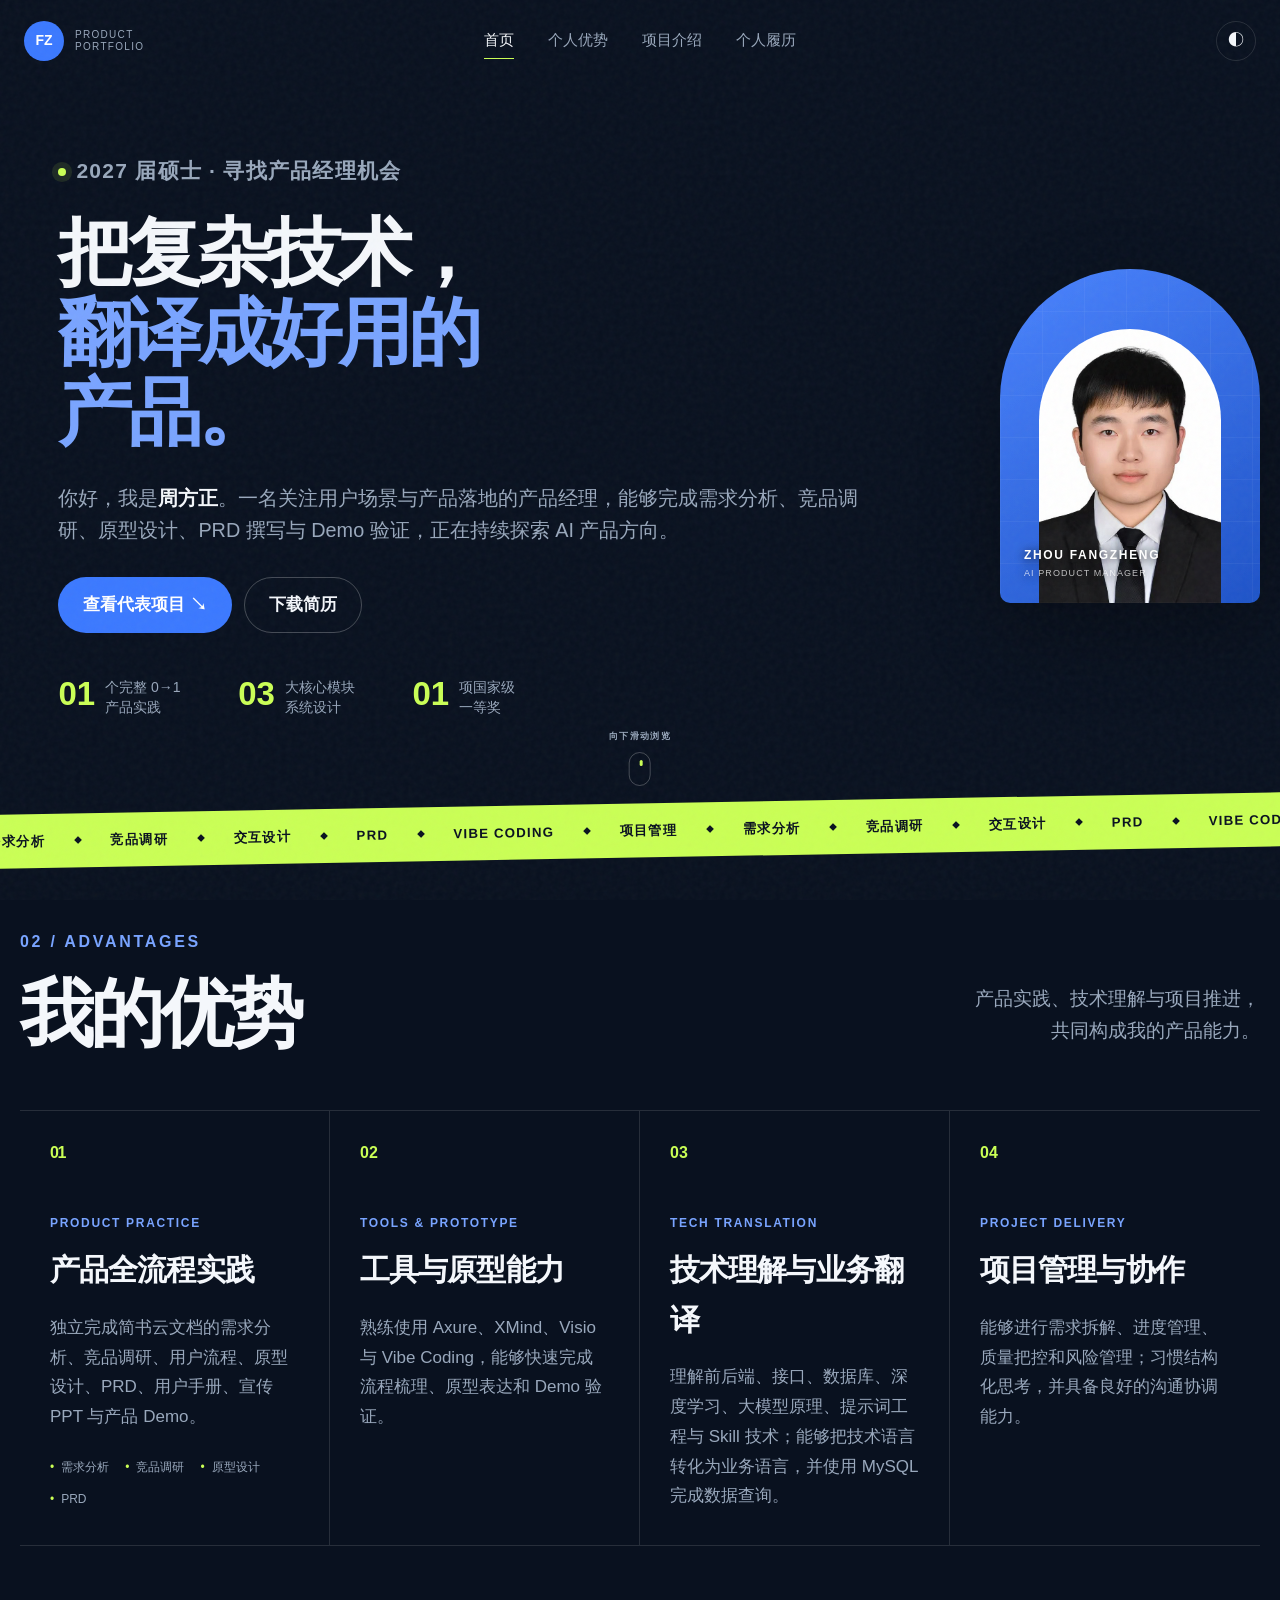
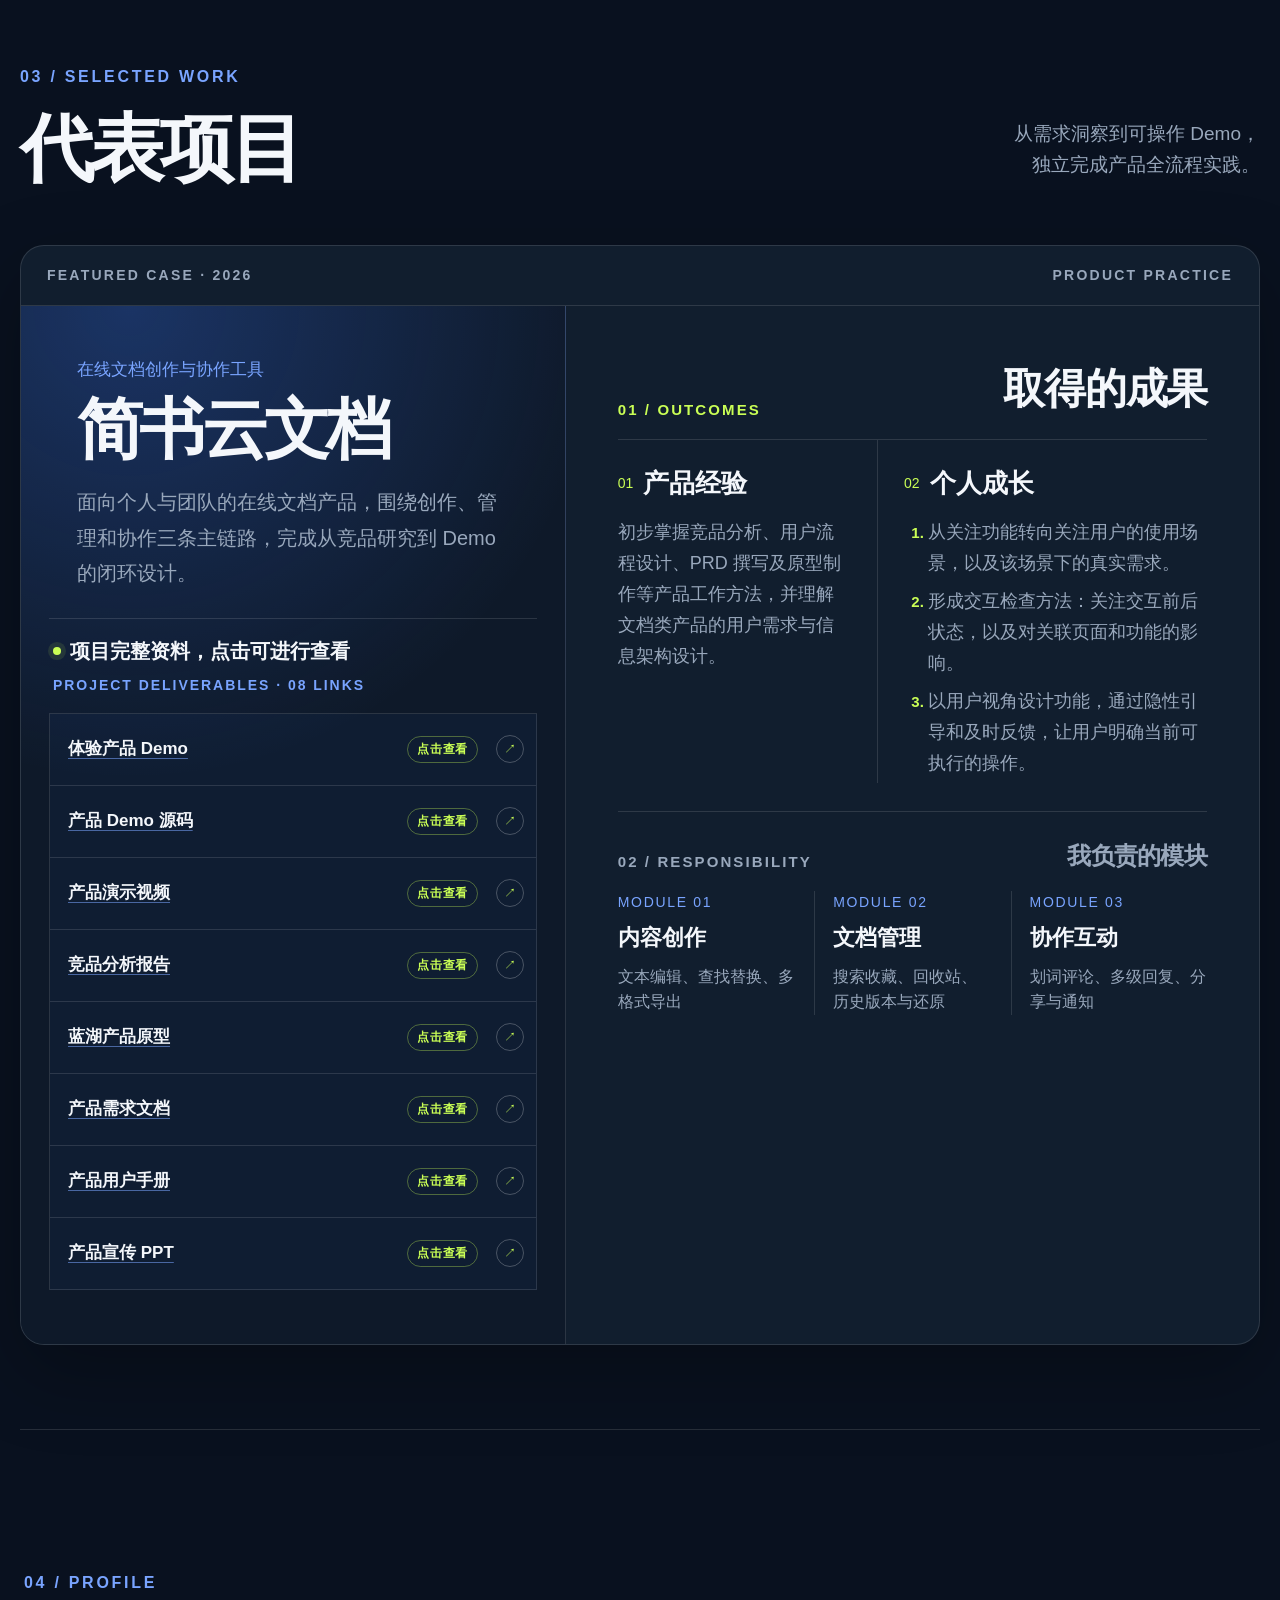
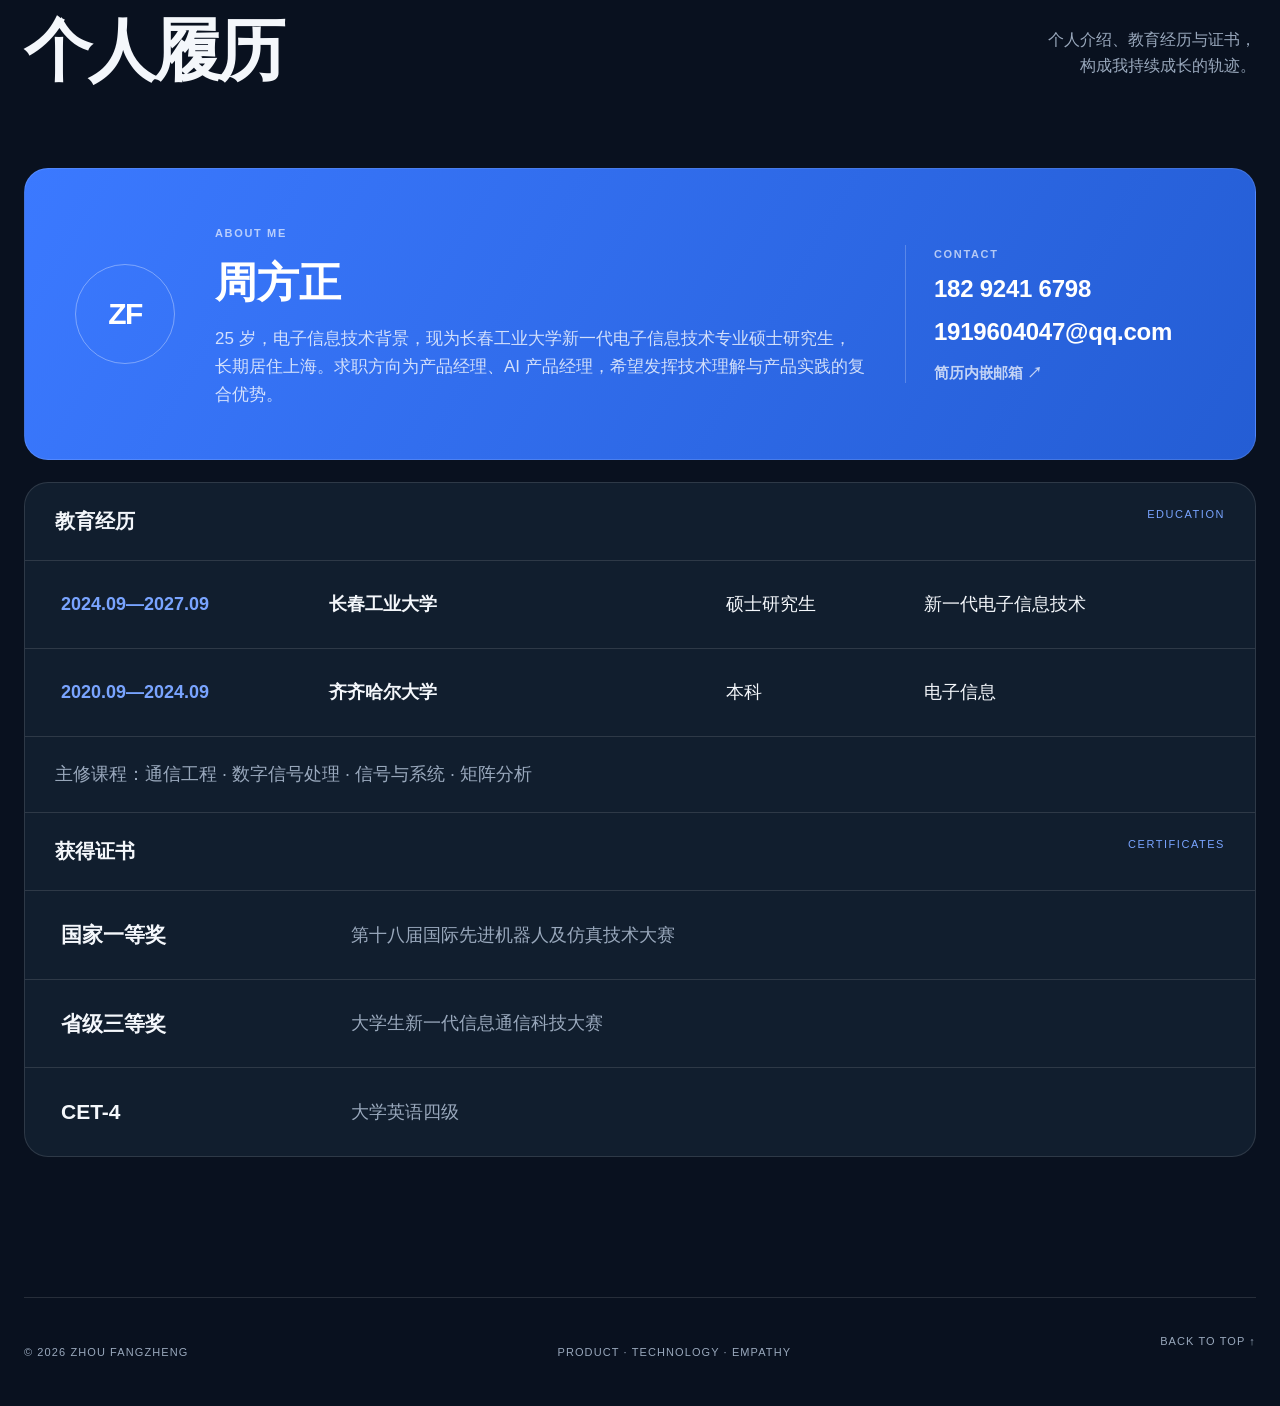
<file: index.html>
<!doctype html>
<html lang="zh-CN" data-theme="dark">
<head><meta charset="UTF-8"><meta name="viewport" content="width=device-width,initial-scale=1"><meta name="description" content="周方正的个人作品集——拥有电子信息技术背景的 AI 产品经理。"><title>周方正｜AI 产品经理</title><link rel="stylesheet" href="./styles.css"><script src="./app.js" defer></script></head>
<body><div class="noise"></div><div class="progress"><span></span></div>
<header class="site-header" data-header><a class="brand" href="#top"><b>FZ</b><span>PRODUCT<br>PORTFOLIO</span></a><nav class="nav" id="main-nav" data-nav><a href="#top">首页</a><a href="#strengths">个人优势</a><a href="#work">项目介绍</a><a href="#profile">个人履历</a></nav><div class="header-actions"><button class="round-button" data-theme-toggle aria-label="切换明暗主题">◐</button><button class="menu-button" data-menu-toggle aria-controls="main-nav" aria-expanded="false"><i></i><i></i><i></i></button></div></header>
<main id="top">
<section class="hero shell"><div class="hero-copy"><p class="eyebrow reveal"><i></i>2027 届硕士 · 寻找产品经理机会</p><h1 class="reveal">把复杂技术，<br><span>翻译成好用的</span><br><span>产品。</span></h1><p class="hero-intro reveal">你好，我是<strong>周方正</strong>。一名关注用户场景与产品落地的产品经理，能够完成需求分析、竞品调研、原型设计、PRD 撰写与 Demo 验证，正在持续探索 AI 产品方向。</p><div class="hero-actions reveal"><a class="button primary" href="#work">查看代表项目 ↘</a><a class="button ghost" href="./assets/周方正-产品经理简历.doc" download>下载简历</a></div><dl class="facts reveal"><div><dt>01</dt><dd>个完整 0→1<br>产品实践</dd></div><div><dt>03</dt><dd>大核心模块<br>系统设计</dd></div><div><dt>01</dt><dd>项国家级<br>一等奖</dd></div></dl></div>
<div class="hero-visual reveal"><div class="portrait"><div class="grid"></div><img src="./assets/profile.jpg" alt="周方正的个人照片"><div class="nameplate"><b>ZHOU FANGZHENG</b><span>AI PRODUCT MANAGER</span></div></div></div>
<a class="scroll-cue" href="#work"><span>向下滑动浏览</span><i><b></b></i></a></section>
<div class="ticker"><div><span>需求分析</span><i>◆</i><span>竞品调研</span><i>◆</i><span>交互设计</span><i>◆</i><span>PRD</span><i>◆</i><span>Vibe Coding</span><i>◆</i><span>项目管理</span><i>◆</i><span>需求分析</span><i>◆</i><span>竞品调研</span><i>◆</i><span>交互设计</span><i>◆</i><span>PRD</span><i>◆</i><span>Vibe Coding</span><i>◆</i><span>项目管理</span><i>◆</i></div></div>
<section class="strengths shell section" id="strengths"><header class="section-heading row reveal"><div><span>02 / ADVANTAGES</span><h2>我的优势</h2></div><p>产品实践、技术理解与项目推进，<br>共同构成我的产品能力。</p></header>
<div class="strength-grid">
<article class="strength-card strength-primary reveal"><span>01</span><div><small>PRODUCT PRACTICE</small><h3>产品全流程实践</h3><p>独立完成简书云文档的需求分析、竞品调研、用户流程、原型设计、PRD、用户手册、宣传 PPT 与产品 Demo。</p><div class="strength-tags"><i>需求分析</i><i>竞品调研</i><i>原型设计</i><i>PRD</i></div></div></article>
<article class="strength-card reveal"><span>02</span><div><small>TOOLS &amp; PROTOTYPE</small><h3>工具与原型能力</h3><p>熟练使用 Axure、XMind、Visio 与 Vibe Coding，能够快速完成流程梳理、原型表达和 Demo 验证。</p></div></article>
<article class="strength-card reveal"><span>03</span><div><small>TECH TRANSLATION</small><h3>技术理解与业务翻译</h3><p>理解前后端、接口、数据库、深度学习、大模型原理、提示词工程与 Skill 技术；能够把技术语言转化为业务语言，并使用 MySQL 完成数据查询。</p></div></article>
<article class="strength-card reveal"><span>04</span><div><small>PROJECT DELIVERY</small><h3>项目管理与协作</h3><p>能够进行需求拆解、进度管理、质量把控和风险管理；习惯结构化思考，并具备良好的沟通协调能力。</p></div></article>
</div></section>
<section class="work shell section" id="work"><header class="section-heading row reveal"><div><span>03 / SELECTED WORK</span><h2>代表项目</h2></div><p>从需求洞察到可操作 Demo，<br>独立完成产品全流程实践。</p></header>
<article class="case reveal"><div class="case-bar"><span>FEATURED CASE · 2026</span><span>PRODUCT PRACTICE</span></div><div class="case-layout"><div class="case-summary"><span>在线文档创作与协作工具</span><h3>简书云文档</h3><p>面向个人与团队的在线文档产品，围绕创作、管理和协作三条主链路，完成从竞品研究到 Demo 的闭环设计。</p><div class="case-links"><a href="https://anranna.github.io/-/" target="_blank" rel="noreferrer">体验产品 Demo ↗</a><a href="https://www.bilibili.com/video/BV1BxbY6vEft/" target="_blank" rel="noreferrer">观看演示视频 ↗</a></div></div>
<div class="case-detail"><section class="case-results"><header class="case-block-title"><span>01 / OUTCOMES</span><h4>取得的成果</h4></header><div class="result-list"><article><div class="result-label"><i>01</i><h5>产品经验</h5></div><p>初步掌握竞品分析、用户流程设计、PRD 撰写及原型制作等产品工作方法，并理解文档类产品的用户需求与信息架构设计。</p></article><article><div class="result-label"><i>02</i><h5>个人成长</h5></div><ol><li>从关注功能转向关注用户的使用场景，以及该场景下的真实需求。</li><li>形成交互检查方法：关注交互前后状态，以及对关联页面和功能的影响。</li><li>以用户视角设计功能，通过隐性引导和及时反馈，让用户明确当前可执行的操作。</li></ol></article></div></section><section class="case-responsibility"><header class="case-block-title"><span>02 / RESPONSIBILITY</span><h4>我负责的模块</h4></header><div class="modules"><article><b>✦</b><div><small>MODULE 01</small><h4>内容创作</h4><p>文本编辑、查找替换、多格式导出</p></div></article><article><b>⌘</b><div><small>MODULE 02</small><h4>文档管理</h4><p>搜索收藏、回收站、历史版本与还原</p></div></article><article><b>◎</b><div><small>MODULE 03</small><h4>协作互动</h4><p>划词评论、多级回复、分享与通知</p></div></article></div></section></div></div>
<div class="resources"><div class="resource-head"><span>项目完整资料，点击可进行查看</span><small>PROJECT DELIVERABLES · 07 LINKS</small></div><div class="resource-grid">
<a href="https://github.com/anranna/-.git" target="_blank" rel="noreferrer"><small>01 / GITHUB</small><b>产品 Demo 源码</b><span class="resource-cta">点击查看</span><i>↗</i></a>
<a href="https://www.bilibili.com/video/BV1BxbY6vEft/?share_source=copy_web&amp;vd_source=1f76a49898ba943844f76587f78906c5" target="_blank" rel="noreferrer"><small>02 / VIDEO</small><b>产品演示视频</b><span class="resource-cta">点击查看</span><i>↗</i></a>
<a href="https://ucnoyusisbwi.feishu.cn/wiki/VnTQw5XkdiHYiok5yBEcGI3tnzc?from=from_copylink" target="_blank" rel="noreferrer"><small>03 / RESEARCH</small><b>竞品分析报告</b><span class="resource-cta">点击查看</span><i>↗</i></a>
<a href="https://lanhuapp.com/web/#/item/project/product?tid=b424cea6-d3a4-4175-8ce1-7b70fe2ccd35&amp;pid=b35330da-ff31-40da-8392-e07d208b2dc3&amp;versionId=f92dad97-8f8e-45e9-b6e9-3e5fd4e15408&amp;docId=7843e5ca-ed19-4bdf-b94c-8ca8543dbdb8&amp;docType=axure&amp;pageId=5cf417b811834f859b6ea4d4fb74abe7&amp;image_id=7843e5ca-ed19-4bdf-b94c-8ca8543dbdb8" target="_blank" rel="noreferrer"><small>04 / PROTOTYPE</small><b>蓝湖产品原型</b><span class="resource-cta">点击查看</span><i>↗</i></a>
<a href="https://ucnoyusisbwi.feishu.cn/wiki/MZprwPZqCiGK5NkYvvDcOf5Mn5b?from=from_copylink" target="_blank" rel="noreferrer"><small>05 / PRD</small><b>产品需求文档</b><span class="resource-cta">点击查看</span><i>↗</i></a>
<a href="https://ucnoyusisbwi.feishu.cn/wiki/CYyBwzKqmicaCtk2LwccN1xBnyb?from=from_copylink" target="_blank" rel="noreferrer"><small>06 / MANUAL</small><b>产品用户手册</b><span class="resource-cta">点击查看</span><i>↗</i></a>
<a href="https://ucnoyusisbwi.feishu.cn/wiki/B20wwVWoIicRqFkZKamcXHskn7g?from=from_copylink" target="_blank" rel="noreferrer"><small>07 / DECK</small><b>产品宣传 PPT</b><span class="resource-cta">点击查看</span><i>↗</i></a>
</div></div></article></section>
<section class="profile shell section" id="profile"><header class="section-heading row reveal"><div><span>04 / PROFILE</span><h2>个人履历</h2></div><p>个人介绍、教育经历与证书，<br>构成我持续成长的轨迹。</p></header>
<div class="profile-intro reveal"><div class="profile-monogram">ZF</div><div class="profile-copy"><small>ABOUT ME</small><h3>周方正</h3><p>25 岁，电子信息技术背景，现为长春工业大学新一代电子信息技术专业硕士研究生，长期居住上海。求职方向为产品经理、AI 产品经理，希望发挥技术理解与产品实践的复合优势。</p></div><div class="profile-contact"><small>CONTACT</small><a href="tel:18292416798">182 9241 6798</a><a href="mailto:1919604047@qq.com">1919604047@qq.com</a><a href="mailto:824747742@qq.com">简历内嵌邮箱 ↗</a></div></div>
<div class="profile-layout profile-history reveal">
<section class="education-card"><div class="profile-card-head"><span>教育经历</span><small>EDUCATION</small></div><article class="education-item current"><time>2024.09—2027.09</time><h3>长春工业大学</h3><span class="education-degree">硕士研究生</span><p>新一代电子信息技术</p></article><article class="education-item"><time>2020.09—2024.09</time><h3>齐齐哈尔大学</h3><span class="education-degree">本科</span><p>电子信息</p></article><div class="course-list"><p><strong>主修课程：</strong>通信工程 · 数字信号处理 · 信号与系统 · 矩阵分析</p></div></section>
<section class="certificate-card"><div class="profile-card-head"><span>获得证书</span><small>CERTIFICATES</small></div><div class="certificate-list"><article><h3>国家一等奖</h3><p>第十八届国际先进机器人及仿真技术大赛</p></article><article><h3>省级三等奖</h3><p>大学生新一代信息通信科技大赛</p></article><article><h3>CET-4</h3><p>大学英语四级</p></article></div></section>
</div></section>
<footer class="footer shell"><p>© 2026 ZHOU FANGZHENG</p><p>PRODUCT · TECHNOLOGY · EMPATHY</p><a href="#top">BACK TO TOP ↑</a></footer>
</main></body></html>
</file>
<file: styles.css>
:root{--bg:#09111f;--raised:#0e1929;--panel:#111e2e;--text:#f4f7fb;--muted:#99a8bc;--line:rgba(255,255,255,.12);--strong:rgba(255,255,255,.24);--blue:#3b79ff;--blue2:#79a4ff;--lime:#caff55;--header:rgba(9,17,31,.8);--shadow:0 28px 80px rgba(0,0,0,.28);--radius:24px;--max:1240px;color-scheme:dark}html[data-theme="light"]{--bg:#f1f0eb;--raised:#e7e6df;--panel:#fff;--text:#101824;--muted:#5b6574;--line:rgba(16,24,36,.12);--strong:rgba(16,24,36,.24);--header:rgba(241,240,235,.84);--shadow:0 28px 80px rgba(37,45,56,.14);color-scheme:light}*{box-sizing:border-box}html{scroll-behavior:smooth;scroll-padding-top:90px;overflow-x:hidden}body{margin:0;min-width:320px;overflow-x:hidden;background:var(--bg);color:var(--text);font-family:Inter,"PingFang SC","Microsoft YaHei",sans-serif;line-height:1.65;transition:.35s}a{color:inherit;text-decoration:none}img{display:block;max-width:100%}button{font:inherit}::selection{background:var(--lime);color:#09111f}.noise{position:fixed;inset:0;z-index:100;pointer-events:none;opacity:.04;background-image:url("data:image/svg+xml,%3Csvg viewBox='0 0 180 180' xmlns='http://www.w3.org/2000/svg'%3E%3Cfilter id='n'%3E%3CfeTurbulence type='fractalNoise' baseFrequency='.9' numOctaves='4'/%3E%3C/filter%3E%3Crect width='100%25' height='100%25' filter='url(%23n)'/%3E%3C/svg%3E")}.progress{position:fixed;inset:0 0 auto;z-index:110;height:2px}.progress span{display:block;width:0;height:100%;background:var(--lime)}.shell{width:min(calc(100% - 48px),var(--max));margin-inline:auto}.section{padding-block:140px;border-bottom:1px solid var(--line)}
.site-header{position:sticky;top:0;z-index:90;height:82px;display:grid;grid-template-columns:1fr auto 1fr;align-items:center;padding-inline:max(24px,calc((100vw - var(--max))/2));border-bottom:1px solid transparent;transition:.3s}.site-header.scrolled{height:68px;background:var(--header);border-color:var(--line);backdrop-filter:blur(18px)}.brand{display:flex;align-items:center;gap:11px}.brand b{display:grid;place-items:center;width:40px;height:40px;border-radius:50%;background:var(--blue);color:#fff;font-size:13px}.brand span{color:var(--muted);font-size:9px;line-height:1.15;letter-spacing:.13em}.nav{display:flex;gap:34px}.nav a{position:relative;padding:8px 0;color:var(--muted);font-size:13px}.nav a:after{content:"";position:absolute;left:0;bottom:2px;width:100%;height:1px;background:var(--lime);transform:scaleX(0);transition:.25s}.nav a:hover,.nav a.active{color:var(--text)}.nav a:hover:after,.nav a.active:after{transform:scaleX(1)}.header-actions{justify-self:end;display:flex;gap:8px}.round-button,.menu-button{display:grid;place-items:center;width:40px;height:40px;padding:0;border:1px solid var(--line);border-radius:50%;background:transparent;color:var(--text);cursor:pointer}.menu-button{display:none;align-content:center;gap:4px}.menu-button>i{width:16px;height:1px;background:currentColor;transition:.25s}
.hero{position:relative;min-height:calc(100vh - 82px);display:grid;grid-template-columns:minmax(0,1.08fr) minmax(350px,.72fr);align-items:center;gap:clamp(40px,7vw,108px);padding-block:70px 105px}.eyebrow{display:flex;align-items:center;gap:10px;margin:0 0 30px;color:var(--muted);font-size:12px;letter-spacing:.08em}.eyebrow i{width:8px;height:8px;border-radius:50%;background:var(--lime);box-shadow:0 0 0 6px rgba(202,255,85,.1)}h1,.section-heading h2,.contact h2{margin:0;font-family:"Arial Narrow","Microsoft YaHei",sans-serif;font-weight:800;line-height:1.08;letter-spacing:-.055em}.hero h1{font-size:clamp(52px,7.1vw,102px)}.hero h1 span{color:var(--blue2)}.hero-intro{max-width:650px;margin:34px 0 0;color:var(--muted);font-size:clamp(16px,1.6vw,20px)}.hero-intro strong{color:var(--text)}.hero-actions{display:flex;flex-wrap:wrap;gap:12px;margin-top:38px}.button{display:inline-flex;align-items:center;justify-content:center;gap:24px;min-height:52px;padding:0 24px;border:1px solid transparent;border-radius:999px;font-size:14px;font-weight:650;transition:.2s}.button:hover{transform:translateY(-2px)}.primary{background:var(--blue);color:#fff}.ghost{border-color:var(--strong)}.facts{display:flex;gap:clamp(24px,4vw,55px);margin:58px 0 0}.facts div{display:flex;gap:10px}.facts dt{color:var(--lime);font-size:25px;font-weight:750;line-height:1}.facts dd{margin:0;color:var(--muted);font-size:11px;line-height:1.45}
.hero-visual{position:relative;width:100%;max-width:480px;justify-self:end}.portrait{position:relative;overflow:hidden;aspect-ratio:.78;border-radius:280px 280px 22px 22px;background:linear-gradient(145deg,#4b84ff,#1f54c8);box-shadow:var(--shadow)}.grid{position:absolute;inset:0;opacity:.2;background-image:linear-gradient(rgba(255,255,255,.22) 1px,transparent 1px),linear-gradient(90deg,rgba(255,255,255,.22) 1px,transparent 1px);background-size:42px 42px}.portrait img{position:absolute;left:11%;bottom:0;width:78%;height:87%;object-fit:cover;object-position:center top;border-radius:190px 190px 0 0}.nameplate{position:absolute;left:24px;bottom:22px;display:flex;flex-direction:column;color:#fff;text-shadow:0 1px 10px #000}.nameplate b{font-size:11px;letter-spacing:.14em}.nameplate span{font-size:8px;letter-spacing:.12em;opacity:.72}.orbit{position:absolute;top:13%;right:-18px;display:flex;align-items:center;gap:7px;padding:10px 14px;border:1px solid rgba(255,255,255,.35);border-radius:999px;background:rgba(9,17,31,.66);color:#fff;backdrop-filter:blur(10px);font-size:10px}.orbit i{width:3px;height:3px;border-radius:50%;background:var(--lime)}.float-note{position:absolute;display:flex;align-items:center;gap:10px;padding:10px 14px 10px 10px;border:1px solid var(--line);border-radius:14px;background:var(--header);box-shadow:0 16px 40px rgba(0,0,0,.16);backdrop-filter:blur(14px);font-size:11px}.float-note b{display:grid;place-items:center;width:28px;height:28px;border-radius:9px;background:var(--lime);color:#09111f}.note-a{left:-48px;top:28%}.note-b{right:-34px;bottom:19%}
.scroll-cue{position:absolute;left:50%;bottom:18px;display:flex;flex-direction:column;align-items:center;gap:8px;color:var(--muted);font-size:9px;font-weight:650;letter-spacing:.16em;transform:translateX(-50%)}.scroll-cue>i{position:relative;width:22px;height:34px;border:1px solid var(--strong);border-radius:999px}.scroll-cue>i b{position:absolute;top:7px;left:50%;width:3px;height:6px;border-radius:9px;background:var(--lime);animation:scrollDot 1.8s ease-in-out infinite}@keyframes scrollDot{0%{opacity:0;transform:translate(-50%,0)}25%,75%{opacity:1}100%{opacity:0;transform:translate(-50%,12px)}}.ticker{overflow:hidden;padding:16px 0;background:var(--lime);color:#09111f;transform:rotate(-1deg) scale(1.02)}.ticker div{display:flex;width:max-content;align-items:center;gap:28px;animation:ticker 32s linear infinite}.ticker span{font-size:13px;font-weight:750;letter-spacing:.09em;text-transform:uppercase}.ticker i{font-size:8px;font-style:normal}@keyframes ticker{to{transform:translateX(-50%)}}
.section-heading{margin-bottom:70px}.section-heading>span,.section-heading>div>span,.contact>span{display:block;margin-bottom:18px;color:var(--blue2);font-size:11px;font-weight:750;letter-spacing:.17em}.section-heading h2,.contact h2{font-size:clamp(43px,6vw,76px)}.section-heading em,.contact em{color:var(--muted);font-style:normal}.section-heading.row{display:flex;align-items:end;justify-content:space-between}.section-heading.row>p{margin:0 0 8px;color:var(--muted);font-size:14px;text-align:right}.about-layout{display:grid;grid-template-columns:.9fr 1.1fr;gap:clamp(50px,9vw,140px)}.about-copy p{margin:0 0 22px;color:var(--muted);font-size:clamp(18px,2vw,25px)}.about-copy strong{color:var(--text)}.principles{border-top:1px solid var(--line)}.principles article{display:grid;grid-template-columns:40px 155px 1fr;gap:18px;padding:26px 0;border-bottom:1px solid var(--line)}.principles span{color:var(--blue2);font-size:11px}.principles h3{margin:0;font-size:16px}.principles p{margin:0;color:var(--muted);font-size:13px}
.case{overflow:hidden;border:1px solid var(--line);border-radius:var(--radius);background:var(--panel);box-shadow:var(--shadow)}.case-bar{display:flex;justify-content:space-between;padding:15px 22px;border-bottom:1px solid var(--line);color:var(--muted);font-size:9px;font-weight:700;letter-spacing:.16em}.case-layout{display:grid;grid-template-columns:.88fr 1.12fr}.case-summary{position:relative;min-height:570px;padding:clamp(34px,5vw,70px);border-right:1px solid var(--line);background:radial-gradient(circle at 20% 0,rgba(59,121,255,.28),transparent 42%),var(--raised)}.case-no{position:absolute;right:30px;top:20px;color:var(--strong);font-size:clamp(70px,11vw,150px);line-height:1;letter-spacing:-.08em}.case-summary>span{position:relative;display:block;margin:90px 0 12px;color:var(--blue2);font-size:12px}.case-summary h3{position:relative;margin:0;font-size:clamp(40px,5vw,66px);line-height:1.08;letter-spacing:-.055em}.case-summary>p{position:relative;max-width:440px;margin:24px 0 0;color:var(--muted);font-size:15px}.case-links{position:absolute;left:clamp(34px,5vw,70px);bottom:54px;display:flex;gap:22px}.case-links a{padding-bottom:5px;border-bottom:1px solid var(--strong);font-size:12px;font-weight:650}.case-detail{padding:clamp(34px,4.2vw,62px)}.question{padding-bottom:30px;border-bottom:1px solid var(--line)}.question span,.skill-grid small{color:var(--blue2);font-size:9px;font-weight:750;letter-spacing:.14em}.question p{margin:12px 0 0;font-size:clamp(18px,2vw,24px);line-height:1.5}.modules article{display:grid;grid-template-columns:44px 1fr;gap:16px;padding:24px 0;border-bottom:1px solid var(--line)}.modules article>b{display:grid;place-items:center;width:40px;height:40px;border:1px solid var(--line);border-radius:12px;color:var(--lime)}.modules small{color:var(--muted);font-size:8px;letter-spacing:.12em}.modules h4{display:inline-block;margin:0 10px 0 0}.modules p{display:inline;margin:0;color:var(--muted);font-size:12px}.tags{display:flex;flex-wrap:wrap;gap:7px;padding-top:25px}.tags span{padding:6px 10px;border:1px solid var(--line);border-radius:999px;color:var(--muted);font-size:9px}.outcome{display:grid;grid-template-columns:.88fr 1.12fr;border-top:1px solid var(--line);background:var(--blue);color:#fff}.outcome>div,.outcome>p{padding:22px clamp(25px,4vw,55px)}.outcome>div{display:flex;flex-direction:column;border-right:1px solid rgba(255,255,255,.22)}.outcome small{opacity:.7}.outcome p{margin:0;font-size:12px;opacity:.88}
.background-layout{display:grid;grid-template-columns:.82fr 1.18fr;gap:28px}.timeline,.toolbox,.awards{border:1px solid var(--line);border-radius:var(--radius);background:var(--panel)}.timeline{padding:20px 38px}.timeline article{position:relative;display:grid;grid-template-columns:120px 1fr;gap:30px;padding:38px 0;border-bottom:1px solid var(--line)}.timeline article:last-child{border:0}.timeline article:before{content:"";position:absolute;top:47px;left:-44px;width:10px;height:10px;border:2px solid var(--panel);border-radius:50%;background:var(--muted)}.timeline article.current:before{background:var(--lime);box-shadow:0 0 0 6px rgba(202,255,85,.1)}.timeline article>span{color:var(--blue2);font-size:11px;font-weight:700}.timeline small{color:var(--muted)}.timeline h3{margin:2px 0;font-size:20px}.timeline p{margin:0;color:var(--muted);font-size:13px}.toolbox{overflow:hidden}.tool-head{display:flex;justify-content:space-between;padding:16px 22px;border-bottom:1px solid var(--line);color:var(--muted);font-size:9px;letter-spacing:.13em}.skill-grid{display:grid;grid-template-columns:1fr 1fr}.skill-grid>div{min-height:145px;padding:26px;border-right:1px solid var(--line);border-bottom:1px solid var(--line)}.skill-grid>div:nth-child(2n){border-right:0}.skill-grid>div:nth-last-child(-n+2){border-bottom:0}.skill-grid p{margin:10px 0 0;font-size:13px}.awards{margin-top:28px;padding:0 34px}.awards>div{display:grid;grid-template-columns:1fr 190px 40px;gap:25px;align-items:center;padding:24px 0;border-bottom:1px solid var(--line)}.awards>div:last-child{border:0}.awards small{color:var(--blue2);font-size:9px;letter-spacing:.14em}.awards b{color:var(--lime);font-size:13px}.awards i{color:var(--muted);font-size:10px;font-style:normal;text-align:right}
.contact{position:relative;overflow:hidden;margin-top:30px;padding:110px clamp(30px,7vw,90px);border-radius:34px;background:var(--blue);color:#fff}.contact>span{color:rgba(255,255,255,.65)}.contact em{color:rgba(255,255,255,.54)}.contact>p{position:relative;max-width:630px;margin:28px 0 0;color:rgba(255,255,255,.78)}.orb{position:absolute;right:-100px;top:-150px;width:500px;height:500px;border:1px solid rgba(255,255,255,.18);border-radius:50%;box-shadow:inset 0 0 0 70px rgba(255,255,255,.025),inset 0 0 0 140px rgba(255,255,255,.025)}.contact-actions{position:relative;display:flex;align-items:center;gap:34px;margin-top:46px}.light{background:#fff;color:#15233b}.contact-actions>a:not(.button){display:flex;flex-direction:column;font-size:13px}.contact-actions small{color:rgba(255,255,255,.55);font-size:8px;letter-spacing:.13em}.footer{display:flex;justify-content:space-between;padding-block:34px;color:var(--muted);font-size:9px;letter-spacing:.1em}.reveal{opacity:1}.motion .reveal{opacity:0;transform:translateY(24px);transition:opacity .75s,transform .75s cubic-bezier(.2,.65,.25,1)}.motion .reveal.visible{opacity:1;transform:none}
@media(max-width:1024px){.hero{grid-template-columns:1.1fr .9fr;gap:45px}.case-layout,.outcome{grid-template-columns:1fr}.case-summary{min-height:480px;border-right:0;border-bottom:1px solid var(--line)}.outcome>div{border-right:0;border-bottom:1px solid rgba(255,255,255,.22)}.background-layout{grid-template-columns:1fr}}
@media(max-width:760px){.shell{width:min(calc(100% - 32px),var(--max))}.section{padding-block:94px}.site-header{height:70px;grid-template-columns:1fr auto;padding-inline:16px}.brand span{display:none}.nav{position:fixed;inset:69px 12px auto;display:grid;gap:0;padding:14px;border:1px solid var(--line);border-radius:18px;background:var(--header);box-shadow:var(--shadow);backdrop-filter:blur(22px);opacity:0;visibility:hidden;transform:translateY(-10px);transition:.25s}.nav.open{opacity:1;visibility:visible;transform:none}.nav a{padding:14px 12px;border-bottom:1px solid var(--line)}.nav a:last-child{border:0}.menu-button{display:grid}.menu-button.open i:first-child{transform:translateY(5px) rotate(45deg)}.menu-button.open i:nth-child(2){opacity:0}.menu-button.open i:nth-child(3){transform:translateY(-5px) rotate(-45deg)}.hero{min-height:auto;grid-template-columns:1fr;gap:52px;padding-block:56px 84px}.hero-copy{display:contents}.eyebrow{grid-row:1;margin-bottom:-24px}.hero h1{grid-row:2;font-size:clamp(48px,14.5vw,70px)}.hero-intro{grid-row:4;margin-top:-18px}.hero-actions{grid-row:5;margin-top:5px}.facts{grid-row:6;margin-top:6px;justify-content:space-between;gap:16px}.facts div{flex-direction:column;gap:5px}.hero-visual{grid-row:3;max-width:400px;justify-self:center}.portrait{aspect-ratio:.9;border-radius:220px 220px 18px 18px}.portrait img{left:14%;width:72%;height:90%}.note-a{left:-5px}.note-b{right:-5px}.orbit{right:10px}.scroll-cue{position:static;grid-row:7;justify-self:center;margin-top:4px;transform:none}.section-heading{margin-bottom:48px}.section-heading.row{display:block}.section-heading.row>p{text-align:left}.about-layout{grid-template-columns:1fr;gap:45px}.principles article{grid-template-columns:30px 1fr}.principles p{grid-column:2}.case-summary{min-height:520px;padding:30px}.case-summary>span{margin-top:110px}.case-links{left:30px;bottom:38px;flex-direction:column;gap:12px}.case-detail{padding:30px}.modules p{display:block}.outcome>div,.outcome>p{padding:22px 30px}.timeline{padding:10px 25px}.timeline article{grid-template-columns:1fr;gap:8px}.timeline article:before{left:-31px}.skill-grid{grid-template-columns:1fr}.skill-grid>div{min-height:auto;border-right:0;border-bottom:1px solid var(--line)!important}.skill-grid>div:last-child{border-bottom:0!important}.awards{padding:0 24px}.awards>div{grid-template-columns:1fr auto;gap:10px}.awards i{display:none}.contact{width:calc(100% - 24px);padding:74px 25px;border-radius:26px}.contact-actions{align-items:flex-start;flex-direction:column;gap:22px}.footer{flex-direction:column;gap:9px}}
@media(max-width:420px){.hero-actions .button{width:100%}.facts dt{font-size:21px}.facts dd{font-size:9px}.float-note{font-size:9px}.case-summary h3{font-size:44px}.awards>div{font-size:12px}}@media(prefers-reduced-motion:reduce){html{scroll-behavior:auto}*,*:before,*:after{animation-duration:.01ms!important;transition-duration:.01ms!important}.motion .reveal{opacity:1;transform:none}}
.resources{padding:34px clamp(25px,4vw,55px) 44px;border-top:1px solid var(--line);background:var(--raised)}.resource-head{display:flex;align-items:center;justify-content:space-between;margin-bottom:20px}.resource-head>span{font-size:15px;font-weight:700}.resource-head small{color:var(--blue2);font-size:9px;font-weight:750;letter-spacing:.14em}.resource-grid{display:grid;grid-template-columns:repeat(4,1fr);border-top:1px solid var(--line);border-left:1px solid var(--line)}.resource-grid a{position:relative;display:flex;min-height:132px;flex-direction:column;justify-content:space-between;padding:20px;border-right:1px solid var(--line);border-bottom:1px solid var(--line);transition:background .2s ease,transform .2s ease}.resource-grid a:hover{z-index:1;background:var(--panel);transform:translateY(-3px)}.resource-grid small{color:var(--muted);font-size:8px;letter-spacing:.12em}.resource-grid b{padding-right:30px;font-size:13px}.resource-grid i{position:absolute;right:18px;bottom:18px;display:grid;place-items:center;width:28px;height:28px;border:1px solid var(--strong);border-radius:50%;color:var(--lime);font-style:normal}@media(max-width:1024px){.resource-grid{grid-template-columns:repeat(2,1fr)}}@media(max-width:760px){.resources{padding:28px 20px 34px}.resource-head{align-items:flex-start;flex-direction:column;gap:4px}.resource-grid{grid-template-columns:1fr}.resource-grid a{min-height:108px}}
.case-summary .resources-compact{margin-top:34px;padding:20px 0 0;border-top:1px solid var(--line);background:transparent}.case-summary .resource-head{margin-bottom:12px}.case-summary .resource-head>span{font-size:13px}.case-summary .resource-head small{font-size:8px}.case-summary .resource-grid{grid-template-columns:repeat(2,minmax(0,1fr))}.case-summary .resource-grid a{min-height:54px;flex-direction:row;align-items:center;justify-content:flex-start;padding:11px 40px 11px 12px}.case-summary .resource-grid a small{display:none}.case-summary .resource-grid a b{padding:0;font-size:11px;font-weight:650}.case-summary .resource-grid a i{right:10px;bottom:auto;width:23px;height:23px;font-size:10px}.case-summary .resource-grid a:hover{transform:translateY(-2px)}@media(max-width:760px){.case-summary .resources-compact{margin-top:30px;padding:18px 0 0}.case-summary .resource-head{align-items:flex-start}.case-summary .resource-grid{grid-template-columns:1fr}.case-summary .resource-grid a{min-height:50px}}
.strength-intro{display:grid;grid-template-columns:170px 1fr;gap:40px;align-items:start;margin-bottom:30px;padding:30px 34px;border:1px solid var(--line);border-radius:var(--radius);background:linear-gradient(120deg,rgba(59,121,255,.16),transparent 55%)}.strength-intro>span{color:var(--blue2);font-size:10px;font-weight:750;letter-spacing:.16em}.strength-intro p{max-width:850px;margin:0;color:var(--muted);font-size:clamp(17px,2vw,23px);line-height:1.65}.strength-grid{display:grid;grid-template-columns:1fr 1fr;gap:18px}.strength-card{position:relative;display:grid;grid-template-columns:62px 1fr;gap:22px;min-height:280px;padding:34px;border:1px solid var(--line);border-radius:var(--radius);background:var(--panel);overflow:hidden}.strength-card>span{color:var(--blue2);font-size:12px;font-weight:750}.strength-card small{color:var(--blue2);font-size:9px;font-weight:750;letter-spacing:.14em}.strength-card h3{margin:8px 0 15px;font-size:25px;letter-spacing:-.03em}.strength-card p{margin:0;color:var(--muted);font-size:14px}.strength-primary{grid-column:1/-1;grid-template-columns:100px 1fr;min-height:250px;background:radial-gradient(circle at 0 0,rgba(59,121,255,.32),transparent 40%),var(--raised)}.strength-primary>span{font-size:70px;line-height:1;color:var(--strong);letter-spacing:-.08em}.strength-primary h3{font-size:34px}.strength-tags{display:flex;flex-wrap:wrap;gap:8px;margin-top:22px}.strength-tags i{padding:6px 11px;border:1px solid var(--line);border-radius:999px;color:var(--muted);font-size:9px;font-style:normal}
.profile-intro{display:grid;grid-template-columns:100px 1fr 230px;gap:32px;align-items:center;padding:42px;border:1px solid var(--line);border-radius:var(--radius);background:linear-gradient(120deg,var(--blue),#245dd4);color:#fff}.profile-monogram{display:grid;place-items:center;width:86px;height:86px;border:1px solid rgba(255,255,255,.35);border-radius:50%;font-size:25px;font-weight:800;letter-spacing:-.05em}.profile-copy small,.profile-contact>small{color:rgba(255,255,255,.65);font-size:9px;font-weight:750;letter-spacing:.15em}.profile-copy h3{margin:3px 0 8px;font-size:34px}.profile-copy>p{max-width:720px;margin:0;color:rgba(255,255,255,.78);font-size:14px}.profile-meta{display:flex;flex-wrap:wrap;gap:7px;margin-top:18px}.profile-meta span{padding:5px 10px;border:1px solid rgba(255,255,255,.22);border-radius:999px;font-size:9px}.profile-contact{display:flex;flex-direction:column;gap:7px;padding-left:28px;border-left:1px solid rgba(255,255,255,.22)}.profile-contact a{font-size:12px}.profile-layout{display:grid;grid-template-columns:1fr 1fr;gap:22px;margin-top:22px}.education-card,.certificate-card{overflow:hidden;border:1px solid var(--line);border-radius:var(--radius);background:var(--panel)}.profile-card-head{display:flex;justify-content:space-between;padding:18px 24px;border-bottom:1px solid var(--line)}.profile-card-head>span{font-weight:700}.profile-card-head small{color:var(--blue2);font-size:9px;letter-spacing:.14em}.education-item{position:relative;display:grid;grid-template-columns:130px 1fr;gap:24px;padding:30px 28px;border-bottom:1px solid var(--line)}.education-item:before{content:"";position:absolute;left:0;top:36px;width:3px;height:34px;background:var(--muted)}.education-item.current:before{background:var(--lime)}.education-item time{color:var(--blue2);font-size:10px;font-weight:700}.education-item small{color:var(--muted);font-size:9px}.education-item h3{margin:2px 0;font-size:20px}.education-item p{margin:0;color:var(--muted);font-size:12px}.course-list{padding:24px 28px}.course-list small{color:var(--blue2);font-size:9px;letter-spacing:.14em}.course-list p{margin:8px 0 0;color:var(--muted);font-size:12px}.certificate-list article{display:grid;grid-template-columns:44px 1fr;gap:18px;align-items:center;padding:27px 28px;border-bottom:1px solid var(--line)}.certificate-list article:last-child{border:0}.certificate-list i{display:grid;place-items:center;width:40px;height:40px;border:1px solid var(--line);border-radius:12px;color:var(--lime);font-size:10px;font-style:normal}.certificate-list h3{margin:0;font-size:18px}.certificate-list p{margin:4px 0 0;color:var(--muted);font-size:12px}
@media(max-width:900px){.profile-intro{grid-template-columns:86px 1fr}.profile-contact{grid-column:2;padding:20px 0 0;border-left:0;border-top:1px solid rgba(255,255,255,.22)}.profile-layout{grid-template-columns:1fr}}
@media(min-width:1025px){.strength-grid{grid-template-columns:repeat(3,minmax(0,1fr))}}
@media(min-width:761px) and (max-width:1024px){.strength-card:last-child{grid-column:1/-1}}
@media(max-width:760px){.strength-intro{grid-template-columns:1fr;gap:10px;padding:25px}.strength-grid{grid-template-columns:1fr}.strength-primary{grid-column:auto;grid-template-columns:52px 1fr}.strength-card{grid-template-columns:35px 1fr;min-height:auto;padding:26px}.strength-primary>span{font-size:38px}.strength-primary h3,.strength-card h3{font-size:23px}.profile-intro{grid-template-columns:1fr;padding:28px}.profile-monogram{width:70px;height:70px}.profile-contact{grid-column:auto}.education-item{grid-template-columns:1fr;gap:7px;padding:25px}.profile-card-head{align-items:flex-start;flex-direction:column;gap:3px}.certificate-list article{padding:23px}}
.case-block-title{display:flex;align-items:flex-end;justify-content:space-between;gap:20px;padding-bottom:17px;border-bottom:1px solid var(--line)}.case-block-title>span{color:var(--blue2);font-size:9px;font-weight:750;letter-spacing:.14em}.case-block-title>h4{margin:0;font-size:21px;letter-spacing:-.03em}.case-responsibility .modules article:last-child{border-bottom:0}.case-results{margin-top:34px;padding-top:2px}.result-list{display:grid;gap:12px;margin-top:18px}.result-list>article{padding:18px 20px;border:1px solid var(--line);border-radius:16px;background:rgba(255,255,255,.018)}.result-label{display:flex;align-items:center;gap:10px}.result-label i{display:grid;place-items:center;width:28px;height:28px;border:1px solid var(--line);border-radius:9px;color:var(--lime);font-size:9px;font-style:normal}.result-label h5{margin:0;font-size:15px}.result-list article>p{margin:12px 0 0;color:var(--muted);font-size:12px;line-height:1.7}.result-list ol{display:grid;gap:7px;margin:12px 0 0;padding-left:18px;color:var(--muted);font-size:12px;line-height:1.6}.result-list li::marker{color:var(--lime);font-size:10px}@media(max-width:760px){.case-block-title{align-items:flex-start;flex-direction:column;gap:4px}.case-block-title>h4{font-size:19px}.case-results{margin-top:28px}.result-list>article{padding:16px}.result-list ol{padding-left:16px}}
.case-detail{display:flex;flex-direction:column;gap:24px}.case-results{margin:0;padding:26px;border:1px solid rgba(92,145,255,.42);border-radius:22px;background:radial-gradient(circle at 100% 0,rgba(59,121,255,.24),transparent 46%),var(--raised);box-shadow:0 18px 44px rgba(0,0,0,.12)}.case-results .case-block-title{border-bottom-color:rgba(92,145,255,.32)}.case-results .case-block-title>span{color:var(--lime)}.case-results .case-block-title>h4{font-size:28px}.case-results .result-list{gap:14px;margin-top:22px}.case-results .result-list>article{padding:22px 24px;background:rgba(59,121,255,.07)}.case-results .result-label i{border-color:rgba(202,255,85,.35);background:rgba(202,255,85,.07)}.case-results .result-label h5{font-size:18px}.case-results .result-list article>p,.case-results .result-list ol{font-size:13px}.case-responsibility{padding:18px 20px;border:1px solid var(--line);border-radius:18px;background:rgba(255,255,255,.012)}.case-responsibility .case-block-title{padding-bottom:12px}.case-responsibility .case-block-title>span{color:var(--muted)}.case-responsibility .case-block-title>h4{font-size:17px;color:var(--muted)}.case-responsibility .modules{display:grid;grid-template-columns:repeat(3,minmax(0,1fr));gap:10px;padding-top:14px}.case-responsibility .modules article{display:block;padding:12px;border:1px solid var(--line);border-radius:13px}.case-responsibility .modules article>b{width:30px;height:30px;margin-bottom:10px;border-radius:9px;font-size:12px}.case-responsibility .modules small{display:block;margin-bottom:3px}.case-responsibility .modules h4{display:block;margin:0 0 5px;font-size:14px}.case-responsibility .modules p{display:block;font-size:10px;line-height:1.55}@media(max-width:760px){.case-detail{gap:18px}.case-results{margin:0;padding:20px}.case-results .case-block-title>h4{font-size:23px}.case-results .result-list>article{padding:18px}.case-results .result-list article>p,.case-results .result-list ol{font-size:12px}.case-responsibility{padding:16px}.case-responsibility .modules{grid-template-columns:1fr}.case-responsibility .modules article{display:grid;grid-template-columns:34px 1fr;gap:12px}.case-responsibility .modules article>b{margin:0}}
.strengths .section-heading h2{display:flex;align-items:baseline;gap:18px}.strength-heading-no{color:var(--lime);font-family:Inter,"PingFang SC","Microsoft YaHei",sans-serif;font-size:.32em;font-weight:750;font-style:normal;letter-spacing:.02em}.strength-grid{gap:0;border-top:1px solid var(--line);border-bottom:1px solid var(--line)}.strength-card{min-height:245px;padding:38px 32px;border:0;border-bottom:1px solid var(--line);border-radius:0;background:transparent;overflow:visible}.strength-card:last-child{border-bottom:0}.strength-primary{grid-template-columns:1fr;min-height:230px;padding:46px 48px;border-bottom:1px solid var(--line);background:linear-gradient(110deg,rgba(59,121,255,.22),rgba(59,121,255,.05) 48%,transparent 78%)}.strength-primary>div{max-width:960px}.strength-primary h3{font-size:36px}.strength-card:not(.strength-primary)>span{color:var(--lime)}.strength-tags{gap:22px}.strength-tags i{padding:0;border:0;border-radius:0}.strength-tags i:before{margin-right:7px;color:var(--lime);content:"•"}@media(min-width:1025px){.strength-card:not(.strength-primary){border-bottom:0}.strength-card:not(.strength-primary):not(:last-child){border-right:1px solid var(--line)}}@media(min-width:761px) and (max-width:1024px){.strength-card:nth-child(2){border-right:1px solid var(--line)}}@media(max-width:760px){.strengths .section-heading h2{gap:12px}.strength-heading-no{font-size:.38em}.strength-card,.strength-primary{grid-template-columns:1fr;min-height:auto;padding:28px 6px}.strength-primary{padding:34px 22px}.strength-primary h3{font-size:26px}.strength-card:not(.strength-primary)>span{margin-bottom:-10px}.strength-tags{gap:14px}}
.strengths .section-heading h2{display:block}.strength-grid{grid-template-columns:repeat(4,minmax(0,1fr))}.strength-card,.strength-primary{grid-column:auto;grid-template-columns:1fr;align-content:start;min-height:390px;padding:34px 28px;border:0;border-bottom:0;border-radius:0;background:transparent}.strength-card:not(:last-child){border-right:1px solid var(--line)}.strength-card>span,.strength-primary>span{margin-bottom:26px;color:var(--lime);font-size:13px;font-weight:750;line-height:1}.strength-primary>div{max-width:none}.strength-card h3,.strength-primary h3{margin:10px 0 18px;font-size:23px}.strength-card p{font-size:13px}.strength-tags{gap:12px 16px;margin-top:26px}@media(min-width:761px) and (max-width:1024px){.strength-grid{grid-template-columns:repeat(2,minmax(0,1fr))}.strength-card,.strength-primary{min-height:320px;border-right:0;border-bottom:1px solid var(--line)}.strength-card:nth-child(odd){border-right:1px solid var(--line)}.strength-card:nth-last-child(-n+2){border-bottom:0}}@media(max-width:760px){.strength-grid{grid-template-columns:1fr}.strength-card,.strength-primary{min-height:auto;padding:30px 6px;border-right:0!important;border-bottom:1px solid var(--line)}.strength-card:last-child{border-bottom:0}.strength-card>span,.strength-primary>span{margin-bottom:18px}.strength-card h3,.strength-primary h3{font-size:23px}}
.strengths.section{padding-bottom:90px;border-bottom:0}
.case-detail{gap:0}.case-results{margin:0;padding:0 0 36px;border:0;border-radius:0;background:transparent;box-shadow:none}.case-results .case-block-title{padding-bottom:20px;border-bottom:1px solid var(--line)}.case-results .case-block-title>h4{font-size:30px}.case-results .result-list{grid-template-columns:.88fr 1.12fr;gap:0;margin-top:0}.case-results .result-list>article{padding:28px 28px 8px 0;border:0;border-radius:0;background:transparent}.case-results .result-list>article+article{padding-right:0;padding-left:30px;border-left:1px solid var(--line)}.case-results .result-label i{display:block;width:auto;height:auto;border:0;border-radius:0;background:transparent;color:var(--lime);font-size:10px}.case-results .result-label h5{font-size:19px}.case-results .result-list article>p,.case-results .result-list ol{font-size:13px}.case-responsibility{margin-top:0;padding:30px 0 0;border:0;border-top:1px solid var(--line);border-radius:0;background:transparent}.case-responsibility .case-block-title{padding:0;border:0}.case-responsibility .case-block-title>h4{font-size:17px}.case-responsibility .modules{grid-template-columns:repeat(3,minmax(0,1fr));gap:0;padding-top:22px}.case-responsibility .modules article{display:block;padding:0 22px;border:0;border-radius:0;background:transparent}.case-responsibility .modules article:first-child{padding-left:0}.case-responsibility .modules article:last-child{padding-right:0}.case-responsibility .modules article+article{border-left:1px solid var(--line)}.case-responsibility .modules article>b{display:none}.case-responsibility .modules small{margin-bottom:6px;color:var(--blue2)}.case-responsibility .modules h4{margin-bottom:7px;font-size:15px}.case-responsibility .modules p{font-size:10px}@media(max-width:760px){.case-results{padding-bottom:28px}.case-results .case-block-title>h4{font-size:24px}.case-results .result-list{grid-template-columns:1fr}.case-results .result-list>article{padding:24px 0}.case-results .result-list>article+article{padding:24px 0 0;border-left:0;border-top:1px solid var(--line)}.case-responsibility{padding-top:25px}.case-responsibility .modules{grid-template-columns:1fr;padding-top:16px}.case-responsibility .modules article,.case-responsibility .modules article:first-child,.case-responsibility .modules article:last-child{padding:16px 0}.case-responsibility .modules article+article{border-left:0;border-top:1px solid var(--line)}}
.case-bar{padding:14px 20px;font-size:10px}.case-summary{min-height:0;padding:42px 46px 44px}.case-summary>span{margin:0 0 10px;font-size:13px}.case-summary h3{font-size:clamp(48px,4.6vw,64px)}.case-summary>p{margin-top:20px;font-size:16px;line-height:1.78}.case-detail{padding:40px 44px}.case-results{padding-bottom:28px}.case-results .case-block-title{padding-bottom:16px}.case-results .case-block-title>span,.case-responsibility .case-block-title>span{font-size:10px}.case-results .case-block-title>h4{font-size:32px}.case-results .result-list>article{padding-top:22px;padding-bottom:4px}.case-results .result-list>article+article{padding-left:26px}.case-results .result-label h5{font-size:21px}.case-results .result-list article>p,.case-results .result-list ol{font-size:14px;line-height:1.72}.case-responsibility{padding-top:24px}.case-responsibility .case-block-title>h4{font-size:19px}.case-responsibility .modules{padding-top:16px}.case-responsibility .modules article{padding-inline:18px}.case-responsibility .modules h4{font-size:17px}.case-responsibility .modules p{font-size:12px;line-height:1.6}.case-summary .resources-compact{margin-top:26px;padding-top:18px}.case-summary .resource-head>span{font-size:14px}.case-summary .resource-head small{font-size:9px}.case-summary .resource-grid a{min-height:50px;padding-block:10px}.case-summary .resource-grid a b{font-size:12px}@media(max-width:760px){.case-summary{padding:30px 26px 34px}.case-summary h3{font-size:46px}.case-summary>p{font-size:15px}.case-detail{padding:28px 24px}.case-results .case-block-title>h4{font-size:26px}.case-results .result-list article>p,.case-results .result-list ol{font-size:13px}.case-responsibility .case-block-title>h4{font-size:18px}.case-responsibility .modules h4{font-size:16px}.case-responsibility .modules p{font-size:12px}}
:root{--max:1400px}
.profile-contact{gap:10px}.profile-contact a{font-size:17px;font-weight:750;line-height:1.35;letter-spacing:-.01em}.profile-contact a:last-child{margin-top:5px;font-size:11px;font-weight:600;opacity:.72}.profile-history{display:grid;grid-template-columns:1fr;gap:0;overflow:hidden;border:1px solid var(--line);border-radius:var(--radius);background:var(--panel)}.profile-history .education-card,.profile-history .certificate-card{border:0;border-radius:0;background:transparent}.profile-history .education-card{display:grid;grid-template-columns:repeat(2,minmax(0,1fr))}.profile-history .profile-card-head{grid-column:1/-1}.profile-history .education-item{border-bottom:0}.profile-history .education-item.current{border-right:1px solid var(--line)}.profile-history .course-list{grid-column:1/-1;border-top:1px solid var(--line)}.profile-history .certificate-card{border-top:1px solid var(--line)}.profile-history .certificate-list{display:grid;grid-template-columns:repeat(3,minmax(0,1fr))}.profile-history .certificate-list article{border-bottom:0}.profile-history .certificate-list article:not(:last-child){border-right:1px solid var(--line)}@media(max-width:760px){.profile-history .education-card,.profile-history .certificate-list{grid-template-columns:1fr}.profile-history .education-item{border-bottom:1px solid var(--line)}.profile-history .education-item.current{border-right:0}.profile-history .certificate-list article:not(:last-child){border-right:0;border-bottom:1px solid var(--line)}.profile-contact a{font-size:16px}}
.profile-contact>small{font-size:10px}.profile-contact a{font-size:22px}.profile-contact a:last-child{font-size:14px}.profile-history .education-card{display:block}.profile-history .education-item{display:grid;grid-template-columns:220px minmax(220px,1.25fr) 150px minmax(220px,1fr);gap:28px;align-items:center;padding:26px 30px;border-right:0;border-bottom:1px solid var(--line)}.profile-history .education-item.current{border-right:0}.profile-history .education-item:before{display:none}.profile-history .education-item time,.profile-history .education-item h3,.profile-history .education-item .education-degree,.profile-history .education-item p{margin:0;font-size:16px;line-height:1.5}.profile-history .education-item time{color:var(--blue2);font-weight:750}.profile-history .education-item h3{color:var(--text);font-weight:700}.profile-history .education-item .education-degree,.profile-history .education-item p{color:var(--text);font-weight:500}.profile-history .course-list{border-top:0}.profile-history .certificate-list{display:block}.profile-history .certificate-list article{display:grid;grid-template-columns:70px 230px 1fr;gap:24px;align-items:center;padding:24px 30px;border-right:0;border-bottom:1px solid var(--line)}.profile-history .certificate-list article:not(:last-child){border-right:0;border-bottom:1px solid var(--line)}.profile-history .certificate-list article:last-child{border-bottom:0}.profile-history .certificate-list h3{font-size:18px}.profile-history .certificate-list p{font-size:15px}@media(max-width:900px){.profile-history .education-item{grid-template-columns:180px 1fr;grid-template-areas:"time school" "degree major";gap:8px 22px}.profile-history .education-item time{grid-area:time}.profile-history .education-item h3{grid-area:school}.profile-history .education-item .education-degree{grid-area:degree}.profile-history .education-item p{grid-area:major}.profile-history .certificate-list article{grid-template-columns:60px 180px 1fr}.profile-contact a{font-size:19px}.profile-contact a:last-child{font-size:13px}}@media(max-width:760px){.profile-history .education-item{grid-template-columns:1fr;grid-template-areas:"time" "school" "degree" "major";gap:5px;padding:24px}.profile-history .certificate-list article{grid-template-columns:50px 1fr;gap:12px 16px;padding:22px 24px}.profile-history .certificate-list article>div{grid-column:2}.profile-history .certificate-list h3{font-size:17px}.profile-history .certificate-list p{font-size:14px}}
.profile-history .certificate-list article{grid-template-columns:260px 1fr;gap:30px}.profile-history .certificate-list h3,.profile-history .certificate-list p{margin:0;line-height:1.5}.profile-history .certificate-list h3{color:var(--text);font-size:18px;font-weight:700}.profile-history .certificate-list p{color:var(--muted);font-size:16px}@media(max-width:760px){.profile-history .certificate-list article{grid-template-columns:1fr;gap:6px}.profile-history .certificate-list h3{font-size:17px}.profile-history .certificate-list p{font-size:15px}}
@media(min-width:1101px){.profile-intro{grid-template-columns:100px minmax(0,720px) 300px;justify-content:start}}
.profile-history .course-list{padding:24px 30px}.profile-history .course-list p{display:flex;align-items:center;margin:0;color:var(--muted);font-size:16px;line-height:1.5;white-space:nowrap}.profile-history .course-list strong{flex:none;color:inherit;font-weight:inherit}@media(max-width:760px){.profile-history .course-list{padding:22px 24px}.profile-history .course-list p{display:block;white-space:normal}.profile-history .course-list strong{display:inline}}
.eyebrow{font-size:15px;font-weight:700;letter-spacing:.06em}.hero-intro{max-width:780px;font-size:clamp(18px,1.7vw,22px);line-height:1.7}.hero-actions .button{min-height:56px;font-size:15px}.facts dt{font-size:29px}.facts dd{font-size:12px}@media(min-width:761px){.hero h1{font-size:clamp(58px,7.5vw,108px)}.hero-visual{max-width:260px}.portrait img{left:15%;width:70%;height:82%}}@media(max-width:760px){.eyebrow{font-size:14px}.hero-intro{font-size:18px}.hero-visual{max-width:200px}.portrait img{left:16%;width:68%;height:85%}}@media(max-width:420px){.facts dt{font-size:23px}.facts dd{font-size:10px}}
@media(min-width:761px){.hero{padding-block:50px 72px;padding-left:clamp(24px,3vw,48px)}.eyebrow{margin-bottom:24px}.hero h1{font-size:clamp(58px,6.4vw,94px)}.hero-intro{max-width:780px;margin-top:28px;font-size:clamp(18px,1.45vw,20px);line-height:1.65}.hero-actions{margin-top:30px}.facts{gap:clamp(34px,4.5vw,70px);margin-top:44px}.hero-visual{align-self:center;justify-self:start}}@media(min-width:761px) and (max-width:1299px){.hero{grid-template-columns:minmax(0,1fr) 260px;gap:clamp(36px,5vw,64px)}}@media(min-width:1300px){.hero{grid-template-columns:minmax(0,860px) 260px;justify-content:start;gap:clamp(70px,6vw,96px)}}
.eyebrow{font-size:17px}.hero-intro{max-width:820px}.hero-actions .button{font-size:17px}.facts dt{font-size:33px}.facts dd{font-size:14px}.nameplate b{font-size:12px}.nameplate span{font-size:9px}@media(min-width:761px){.hero-intro{max-width:820px;font-size:clamp(19px,1.55vw,22px)}}@media(min-width:761px) and (max-width:1299px){.hero h1{font-size:clamp(58px,6.9vw,94px)}}@media(min-width:1300px){.hero h1{font-size:clamp(64px,6.9vw,102px)}}@media(max-width:760px){.eyebrow{font-size:15px}.hero-intro{font-size:19px}.facts dt{font-size:27px}.facts dd{font-size:11px}}@media(max-width:420px){.facts dt{font-size:24px}.facts dd{font-size:10.5px}}
:root{--max:1680px}
@media(min-width:761px){
  .nav a{font-size:15px}.brand b{font-size:14px}.brand span{font-size:10px}
  .section-heading{margin-bottom:80px}.section-heading>span,.section-heading>div>span,.contact>span{font-size:13px}.section-heading h2,.contact h2{font-size:clamp(56px,5.3vw,88px)}.section-heading.row>p{font-size:16px}
  .strength-intro{grid-template-columns:190px 1fr;padding:36px 40px}.strength-intro>span{font-size:12px}.strength-intro p{max-width:1000px;font-size:clamp(20px,1.7vw,27px)}
  .strength-card>span,.strength-primary>span{font-size:15px}.strength-card small{font-size:11px}.strength-card h3,.strength-primary h3{font-size:28px}.strength-card p{font-size:16px;line-height:1.75}.strength-tags i{font-size:11px}
  .case-bar{padding:17px 24px;font-size:12px}.case-summary{padding:52px 58px 56px}.case-summary>span{font-size:15px}.case-summary h3{font-size:clamp(54px,4.6vw,72px)}.case-summary>p{max-width:520px;font-size:18px}.case-links a{font-size:14px}
  .case-detail{padding:50px 54px}.case-results .case-block-title>span,.case-responsibility .case-block-title>span{font-size:12px}.case-results .case-block-title>h4{font-size:36px}.case-results .result-label h5{font-size:23px}.case-results .result-list article>p,.case-results .result-list ol{font-size:16px}.case-responsibility .case-block-title>h4{font-size:21px}.case-responsibility .modules small{font-size:10px}.case-responsibility .modules h4{font-size:19px}.case-responsibility .modules p{font-size:14px}.case-summary .resource-head>span{font-size:16px}.case-summary .resource-head small{font-size:10px}.case-summary .resource-grid a b{font-size:14px}
  .profile-intro{padding:50px;gap:40px}.profile-monogram{width:100px;height:100px;font-size:30px}.profile-copy small,.profile-contact>small{font-size:11px}.profile-copy h3{font-size:42px}.profile-copy>p{max-width:820px;font-size:17px}.profile-contact a{font-size:24px}.profile-contact a:last-child{font-size:15px}
  .profile-card-head{padding:22px 30px}.profile-card-head>span{font-size:20px}.profile-card-head small{font-size:11px}
  .profile-history .education-item time,.profile-history .education-item h3,.profile-history .education-item .education-degree,.profile-history .education-item p{font-size:18px}.profile-history .course-list p{font-size:18px}.profile-history .certificate-list h3{font-size:21px}.profile-history .certificate-list p{font-size:18px}
  .contact>p{max-width:760px;font-size:18px}.contact-actions>a:not(.button){font-size:15px}.contact-actions small{font-size:10px}.footer{font-size:11px}
}
@media(min-width:1025px){.strength-card,.strength-primary{min-height:430px;padding:42px 36px}}
@media(min-width:761px) and (max-width:1024px){.strength-card,.strength-primary{min-height:340px;padding:34px 30px}}
@media(min-width:1101px){.profile-history .education-item{grid-template-columns:240px minmax(240px,1.25fr) 170px minmax(240px,1fr);padding:30px 36px}.profile-history .certificate-list article{padding:28px 36px}}
@media(min-width:901px) and (max-width:1100px){.profile-history .education-item{grid-template-columns:200px 1fr;grid-template-areas:"time school" "degree major";gap:10px 24px;padding:28px 32px}.profile-history .education-item time{grid-area:time}.profile-history .education-item h3{grid-area:school}.profile-history .education-item .education-degree{grid-area:degree}.profile-history .education-item p{grid-area:major}}
@media(min-width:761px) and (max-width:1199px){.strength-grid{grid-template-columns:repeat(2,minmax(0,1fr))}.strength-card,.strength-primary{border-right:0;border-bottom:1px solid var(--line)}.strength-card:nth-child(odd){border-right:1px solid var(--line)}.strength-card:nth-last-child(-n+2){border-bottom:0}}
@media(min-width:1101px) and (max-width:1499px){.profile-intro{grid-template-columns:100px minmax(0,1fr) 300px}}
@media(min-width:1500px){.hero{grid-template-columns:920px 300px;justify-content:center;gap:110px;padding-left:0}.hero-visual{max-width:300px}.hero h1{font-size:108px}.hero-intro{max-width:880px;font-size:24px}.profile-intro{grid-template-columns:120px minmax(0,880px) 360px;justify-content:start}.profile-copy>p{max-width:880px}}
@media(max-width:760px){
  .shell{width:min(calc(100% - 24px),var(--max))}.section{padding-block:90px}.nav a{font-size:16px}
  .section-heading>span,.section-heading>div>span,.contact>span{font-size:12px}.section-heading h2,.contact h2{font-size:clamp(46px,13vw,64px)}.section-heading.row>p{font-size:15px}
  .strength-intro p{font-size:19px}.strength-card>span,.strength-primary>span{font-size:14px}.strength-card h3,.strength-primary h3{font-size:26px}.strength-card p{font-size:15px}.strength-tags i{font-size:10.5px}
  .case-bar{font-size:11px}.case-summary h3{font-size:48px}.case-summary>p{font-size:16px}.case-links a{font-size:13px}.case-results .case-block-title>h4{font-size:28px}.case-results .result-label h5{font-size:20px}.case-results .result-list article>p,.case-results .result-list ol{font-size:14px}.case-responsibility .case-block-title>h4{font-size:20px}.case-responsibility .modules h4{font-size:18px}.case-responsibility .modules p{font-size:14px}
  .profile-intro{padding:30px}.profile-copy h3{font-size:38px}.profile-copy>p{font-size:16px}.profile-contact a{font-size:20px}.profile-contact a:last-child{font-size:14px}.profile-card-head>span{font-size:19px}.profile-history .education-item time,.profile-history .education-item h3,.profile-history .education-item .education-degree,.profile-history .education-item p{font-size:17px}.profile-history .course-list p{font-size:17px}.profile-history .certificate-list h3{font-size:19px}.profile-history .certificate-list p{font-size:16px}
  .contact>p{font-size:16px}.footer{font-size:10px}
}
.case-summary .resource-head>span{display:flex;align-items:center;gap:9px}.case-summary .resource-head>span:before{content:"";width:8px;height:8px;flex:none;border-radius:50%;background:var(--lime);box-shadow:0 0 0 5px rgba(202,255,85,.1)}.case-summary .resource-grid a{background:rgba(59,121,255,.045);cursor:pointer}.case-summary .resource-grid a b{color:var(--text);text-decoration:underline;text-decoration-color:rgba(121,164,255,.55);text-decoration-thickness:1px;text-underline-offset:4px;transition:color .2s}.resource-cta{margin-left:auto;margin-right:29px;padding:3px 8px;border:1px solid rgba(202,255,85,.34);border-radius:999px;color:var(--lime);font-size:10px;font-weight:750;line-height:1.25;letter-spacing:.05em;white-space:nowrap;transition:.2s}.case-summary .resource-grid a:hover,.case-summary .resource-grid a:focus-visible{z-index:1;background:rgba(59,121,255,.16);outline:2px solid rgba(121,164,255,.7);outline-offset:-2px}.case-summary .resource-grid a:hover b,.case-summary .resource-grid a:focus-visible b{color:var(--blue2)}.case-summary .resource-grid a:hover .resource-cta,.case-summary .resource-grid a:focus-visible .resource-cta{border-color:var(--lime);background:var(--lime);color:#09111f}.case-summary .resource-grid a:hover i,.case-summary .resource-grid a:focus-visible i{border-color:var(--lime);background:var(--lime);color:#09111f}@media(max-width:760px){.case-summary .resource-head>span{font-size:15px}.resource-cta{margin-right:27px;font-size:9px}}
@keyframes resourcePulse{0%,100%{transform:scale(1);box-shadow:0 0 0 0 rgba(202,255,85,0)}50%{transform:scale(1.08);box-shadow:0 0 0 7px rgba(202,255,85,.09)}}
.resource-cta{transform-origin:center;animation:resourcePulse 1.55s ease-in-out infinite}.resource-grid a:nth-child(2n) .resource-cta{animation-delay:.18s}.resource-grid a:nth-child(3n) .resource-cta{animation-delay:.36s}.case-summary .resource-grid a:hover .resource-cta,.case-summary .resource-grid a:focus-visible .resource-cta{animation-play-state:paused}
@media(min-width:761px){.case-summary .resources-compact{margin-inline:-28px;padding-top:16px}.case-summary .resource-head{margin-bottom:16px;padding-inline:4px}.case-summary .resource-head>span{font-size:18px}.case-summary .resource-head small{font-size:11px}.case-summary .resource-grid a{min-height:68px;padding:14px 52px 14px 18px}.case-summary .resource-grid a b{font-size:16px}.resource-cta{margin-right:6px;padding:5px 10px;font-size:11px}.case-summary .resource-grid a i{right:12px;width:28px;height:28px;font-size:12px}}
@media(min-width:1025px) and (max-width:1419px){.case-summary .resource-head{align-items:flex-start;flex-direction:column;gap:6px}.case-summary .resource-grid{grid-template-columns:1fr}}
@media(max-width:760px){.case-summary .resources-compact{margin-inline:-10px}.case-summary .resource-head{margin-bottom:14px}.case-summary .resource-head>span{font-size:16px}.case-summary .resource-grid a{min-height:62px;padding:12px 44px 12px 14px}.case-summary .resource-grid a b{font-size:15px}.resource-cta{margin-right:27px;padding:4px 8px;font-size:10px}.case-summary .resource-grid a i{right:10px;width:25px;height:25px}}
@media(min-width:761px) and (max-width:1199px){
  .hero{min-height:calc(86vh - 68px);padding-block:34px 48px}
  .strengths.section{padding-top:72px;padding-bottom:56px}.work.section{padding-top:60px;padding-bottom:72px}
  .strengths .section-heading,.work .section-heading{margin-bottom:50px}.strengths .section-heading h2,.work .section-heading h2{font-size:clamp(60px,7vw,76px)}.strengths .section-heading.row>p,.work .section-heading.row>p{font-size:17px}
  .strength-card,.strength-primary{min-height:340px;padding:32px 30px}.strength-card>span,.strength-primary>span{font-size:16px}.strength-card small{font-size:12px}.strength-card h3,.strength-primary h3{font-size:30px}.strength-card p{font-size:17px}.strength-tags i{font-size:12px}
  .work .case-bar{font-size:13px}.work .case-summary>span{font-size:16px}.work .case-summary h3{font-size:clamp(60px,6vw,72px)}.work .case-summary>p{font-size:19px}.work .case-results .case-block-title>h4{font-size:38px}.work .case-results .result-label h5{font-size:24px}.work .case-results .result-list article>p,.work .case-results .result-list ol{font-size:17px}.work .case-responsibility .case-block-title>h4{font-size:23px}.work .case-responsibility .modules h4{font-size:21px}.work .case-responsibility .modules p{font-size:16px}
}
@media(min-width:1200px){
  .hero,.strengths,.work{width:min(calc(100% - 40px),1900px)}
  .hero{min-height:calc(88vh - 70px);padding-block:28px 42px}
  .strengths.section{padding-top:72px;padding-bottom:54px}.work.section{padding-top:64px;padding-bottom:84px}
  .strengths .section-heading,.work .section-heading{margin-bottom:56px}.strengths .section-heading h2,.work .section-heading h2{font-size:clamp(72px,5.8vw,104px)}.strengths .section-heading.row>p,.work .section-heading.row>p{font-size:19px}
  .work .case-bar{padding:18px 26px;font-size:14px}.work .case-summary{padding:50px 56px 54px}.work .case-summary>span{font-size:17px}.work .case-summary h3{font-size:clamp(66px,4.8vw,82px)}.work .case-summary>p{max-width:580px;font-size:20px}.work .case-detail{padding:48px 52px}.work .case-results .case-block-title>h4{font-size:42px}.work .case-results .result-label h5{font-size:26px}.work .case-results .result-list article>p,.work .case-results .result-list ol{font-size:18px}.work .case-responsibility .case-block-title>h4{font-size:24px}.work .case-responsibility .modules h4{font-size:22px}.work .case-responsibility .modules p{font-size:16px}.work .case-summary .resource-head>span{font-size:20px}.work .case-summary .resource-head small{font-size:12px}.work .case-summary .resource-grid a{min-height:72px}.work .case-summary .resource-grid a b{font-size:18px}.work .resource-cta{font-size:12px}
}
@media(min-width:1200px) and (max-width:1439px){
  .strength-card,.strength-primary{min-height:360px;padding:34px 30px}.strength-card>span,.strength-primary>span{font-size:16px}.strength-card small{font-size:12px}.strength-card h3,.strength-primary h3{font-size:30px}.strength-card p{font-size:17px}.strength-tags i{font-size:12px}
}
@media(min-width:1200px) and (max-width:1699px){.work .case-summary .resource-grid a b{font-size:17px}.work .resource-cta{padding-inline:9px}}
@media(min-width:1440px){
  .strength-card,.strength-primary{min-height:380px;padding:38px}.strength-card>span,.strength-primary>span{font-size:18px}.strength-card small{font-size:13px}.strength-card h3,.strength-primary h3{font-size:34px}.strength-card p{font-size:19px}.strength-tags i{font-size:13px}
}
@media(min-width:1700px){
  .hero{grid-template-columns:1080px 360px;justify-content:center;gap:120px;padding-left:0}.hero-visual{max-width:360px}.hero h1{font-size:118px}.hero-intro{max-width:960px;font-size:26px}.hero .eyebrow{font-size:19px}.hero-actions .button{min-height:60px;font-size:19px}.hero .facts dt{font-size:38px}.hero .facts dd{font-size:16px}
  .strength-card h3,.strength-primary h3{font-size:36px}.strength-card p{font-size:20px}
  .work .case-summary h3{font-size:86px}.work .case-summary>p{font-size:22px}.work .case-results .result-list article>p,.work .case-results .result-list ol{font-size:19px}.work .case-responsibility .modules p{font-size:17px}
}
/* Project page: enlarge secondary labels and list numbering without changing body copy. */
@media (min-width: 761px) and (max-width: 1199px) {
  .work .case-summary .resource-head small {
    font-size: 12px;
  }

  .work .case-results .case-block-title > span,
  .work .case-responsibility .case-block-title > span {
    font-size: 14px;
  }

  .work .case-results .result-label i {
    font-size: 12px;
  }

  .work .case-results .result-list li::marker {
    font-size: 14px;
    font-weight: 750;
  }

  .work .case-results .result-list ol {
    padding-left: 24px;
  }

  .work .case-responsibility .modules small {
    font-size: 12px;
  }
}

@media (min-width: 1200px) {
  .work .case-summary .resource-head small {
    font-size: 14px;
  }

  .work .case-results .case-block-title > span,
  .work .case-responsibility .case-block-title > span {
    font-size: 15px;
  }

  .work .case-results .result-label i {
    font-size: 14px;
  }

  .work .case-results .result-list li::marker {
    font-size: 15px;
    font-weight: 750;
  }

  .work .case-results .result-list ol {
    padding-left: 24px;
  }

  .work .case-responsibility .modules small {
    font-size: 14px;
  }
}

@media (min-width: 1700px) {
  .work .case-summary .resource-head small {
    font-size: 15px;
  }

  .work .case-results .case-block-title > span,
  .work .case-responsibility .case-block-title > span {
    font-size: 16px;
  }

  .work .case-results .result-label i {
    font-size: 15px;
  }

  .work .case-results .result-list li::marker {
    font-size: 16px;
  }

  .work .case-responsibility .modules small {
    font-size: 15px;
  }
}

/* Section number labels: keep the same hierarchy, but make them easier to read on every page. */
.section-heading > span,
.section-heading > div > span {
  font-size: 14px;
}

@media (max-width: 760px) {
  .section-heading > span,
  .section-heading > div > span {
    font-size: 13px;
  }
}

@media (min-width: 1200px) {
  .section-heading > span,
  .section-heading > div > span {
    font-size: 16px;
  }
}

@media (min-width: 1700px) {
  .section-heading > span,
  .section-heading > div > span {
    font-size: 18px;
  }
}


@media (min-width: 761px) {
  .hero h1 {
    font-size: clamp(54px, 5.8vw, 92px);
  }
}

@media (min-width: 1700px) {
  .hero h1 {
    font-size: 100px;
  }
}

@media (min-width: 1420px) and (max-width: 1699px) {
  .work .case-summary .resource-head {
    align-items: flex-start;
    flex-direction: column;
    gap: 6px;
  }
}

/* Hero opportunity label: stronger readability across viewport sizes. */
.hero .eyebrow {
  font-size: 19px;
}

@media (max-width: 760px) {
  .hero .eyebrow {
    font-size: 16px;
  }
}

@media (min-width: 1200px) {
  .hero .eyebrow {
    font-size: 21px;
  }
}

@media (min-width: 1700px) {
  .hero .eyebrow {
    font-size: 24px;
  }
}
</file>
